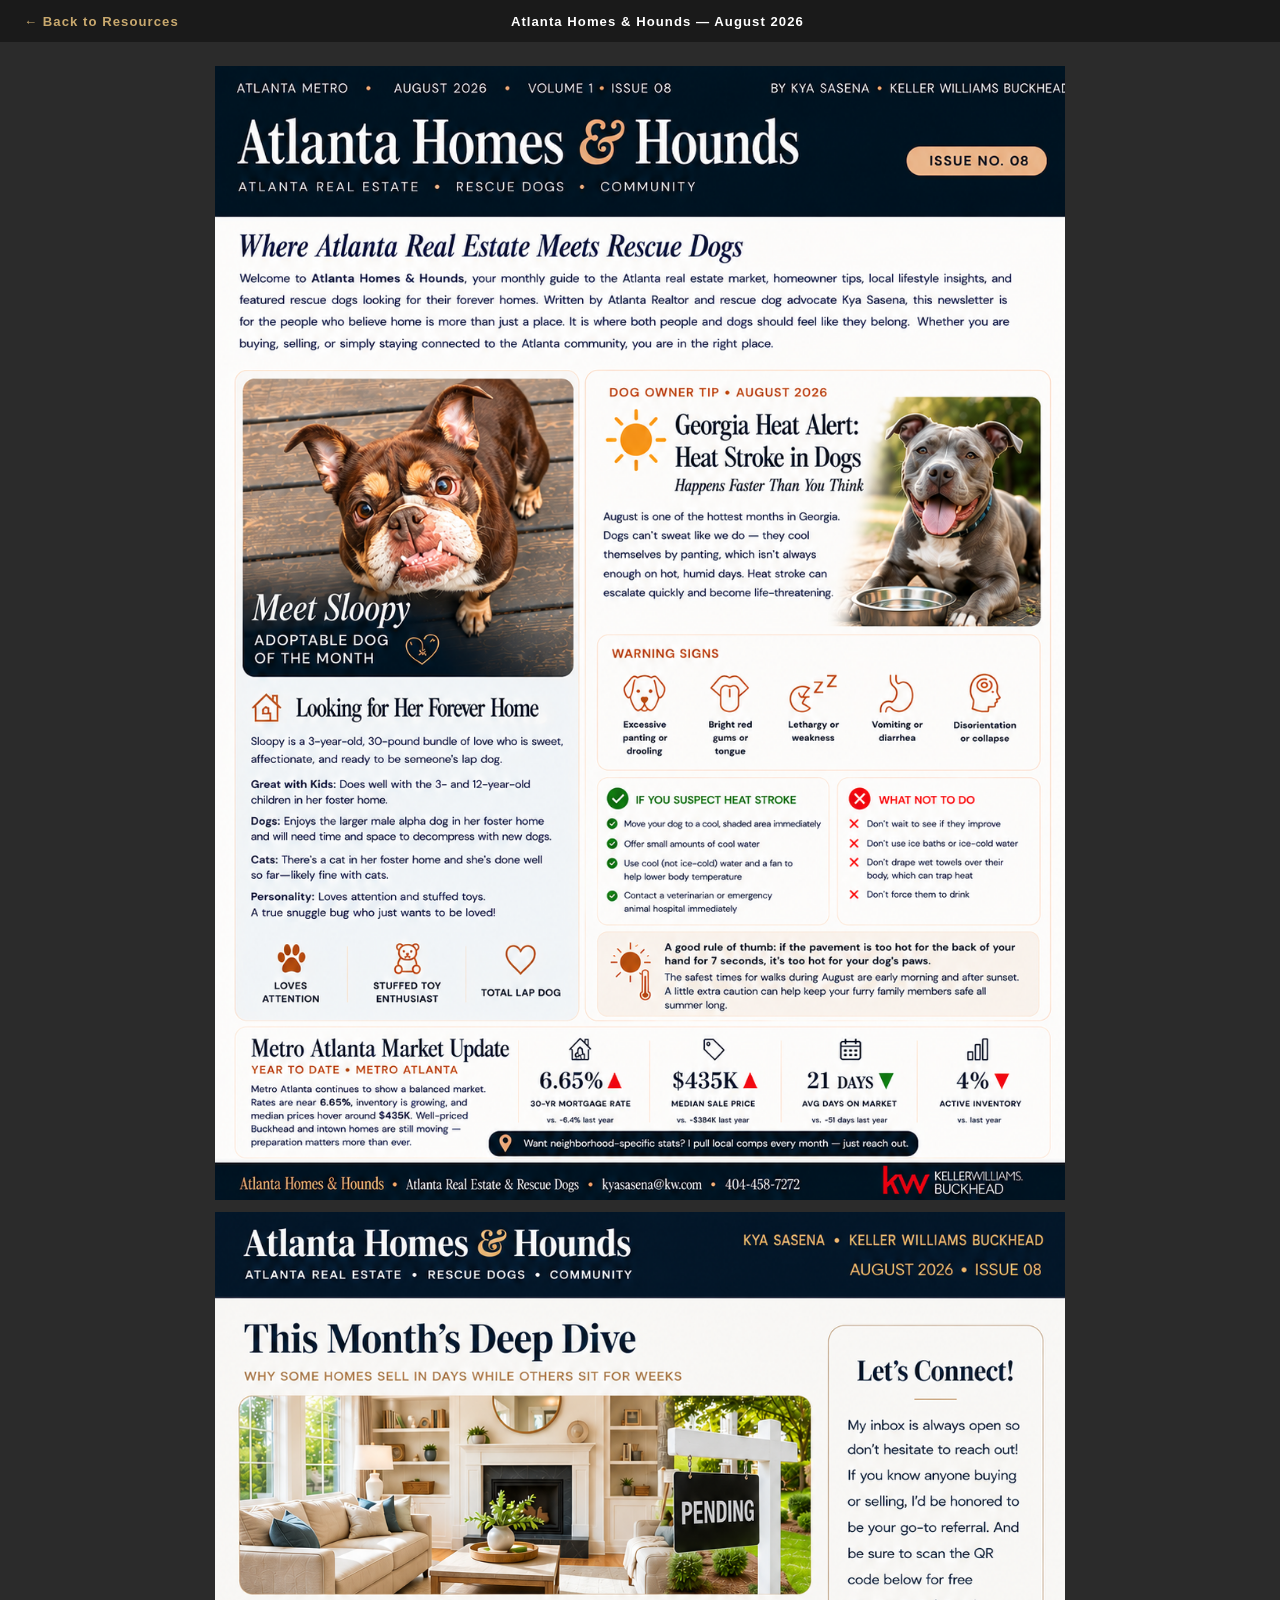
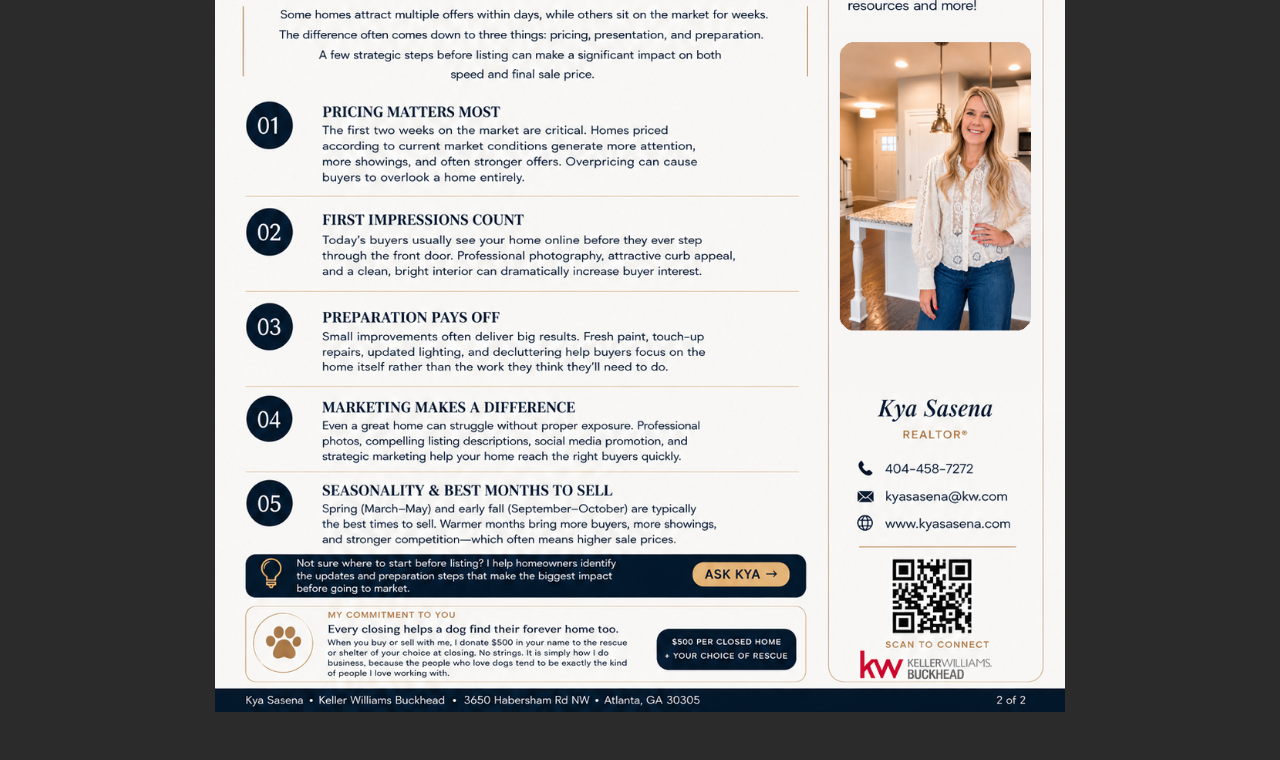
<file: newsletter-august-2026.html>
<!DOCTYPE html>
<html lang="en">
<head>
  <meta charset="UTF-8" />
  <meta name="viewport" content="width=device-width, initial-scale=1.0" />
  <title>August 2026 Newsletter | Atlanta Homes &amp; Hounds</title>
  <style>
    *, *::before, *::after { box-sizing: border-box; margin: 0; padding: 0; }
    body { background: #2b2b2b; font-family: sans-serif; }
    .viewer-header {
      background: #1a1a1a;
      padding: 0.85rem 1.5rem;
      display: flex;
      align-items: center;
      justify-content: space-between;
      position: sticky;
      top: 0;
      z-index: 10;
    }
    .viewer-header a {
      color: #c9a96e;
      text-decoration: none;
      font-size: 0.82rem;
      font-weight: 600;
      letter-spacing: 0.08em;
    }
    .viewer-header a:hover { text-decoration: underline; }
    .viewer-title {
      color: #fff;
      font-size: 0.82rem;
      font-weight: 600;
      letter-spacing: 0.08em;
    }
    .newsletter-pages {
      display: flex;
      flex-direction: column;
      align-items: center;
      padding: 1.5rem 1rem 3rem;
      gap: 12px;
    }
    .newsletter-pages img {
      width: 100%;
      max-width: 850px;
      display: block;
    }
  </style>
</head>
<body>
  <div class="viewer-header">
    <a href="resources.html#newsletter">&larr; Back to Resources</a>
    <span class="viewer-title">Atlanta Homes &amp; Hounds &mdash; August 2026</span>
    <span style="width:120px;"></span>
  </div>
  <div class="newsletter-pages">
    <img src="assets/Aug_Pg1.png" alt="August 2026 Newsletter Page 1" />
    <img src="assets/Aug_Pg2.png" alt="August 2026 Newsletter Page 2" />
  </div>
</body>
</html>
</file>
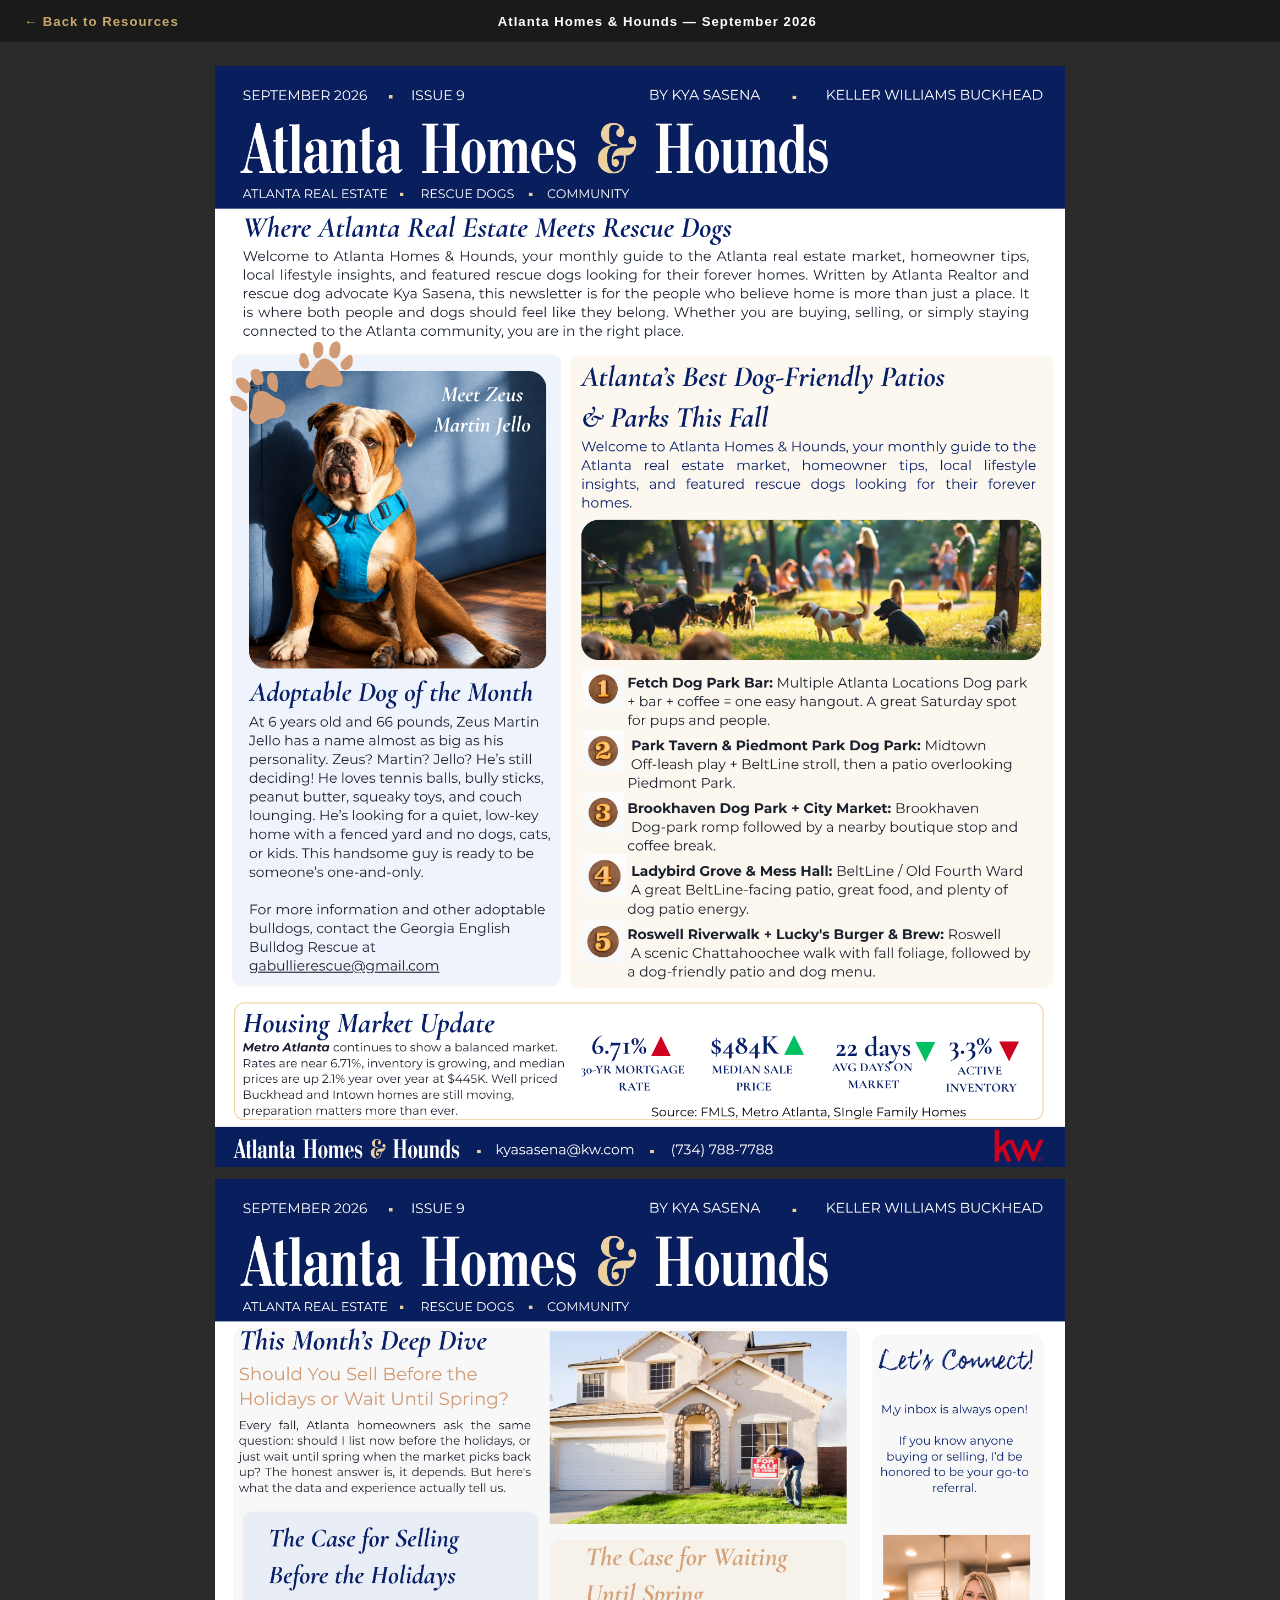
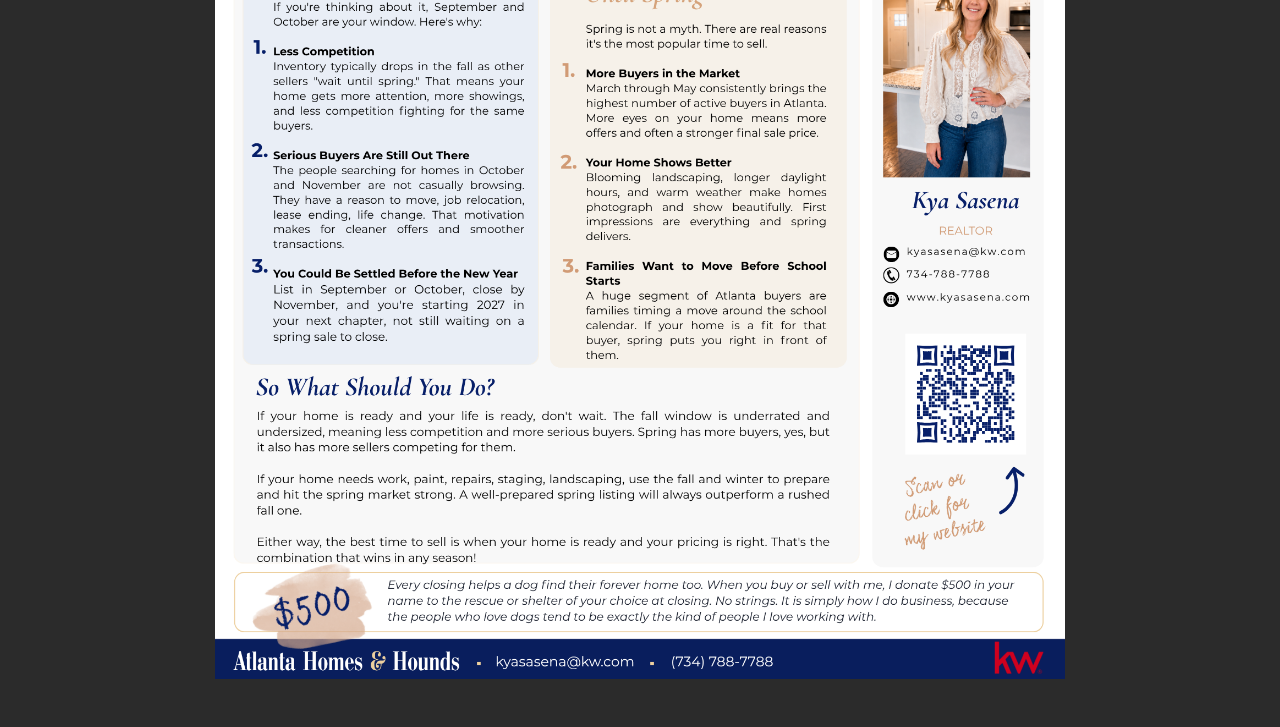
<file: newsletter-september-2026.html>
<!DOCTYPE html>
<html lang="en">
<head>
  <meta charset="UTF-8" />
  <meta name="viewport" content="width=device-width, initial-scale=1.0" />
  <title>September 2026 Newsletter | Atlanta Homes &amp; Hounds</title>
  <style>
    *, *::before, *::after { box-sizing: border-box; margin: 0; padding: 0; }
    body { background: #2b2b2b; font-family: sans-serif; }
    .viewer-header {
      background: #1a1a1a;
      padding: 0.85rem 1.5rem;
      display: flex;
      align-items: center;
      justify-content: space-between;
      position: sticky;
      top: 0;
      z-index: 10;
    }
    .viewer-header a {
      color: #c9a96e;
      text-decoration: none;
      font-size: 0.82rem;
      font-weight: 600;
      letter-spacing: 0.08em;
    }
    .viewer-header a:hover { text-decoration: underline; }
    .viewer-title {
      color: #fff;
      font-size: 0.82rem;
      font-weight: 600;
      letter-spacing: 0.08em;
    }
    .newsletter-pages {
      display: flex;
      flex-direction: column;
      align-items: center;
      padding: 1.5rem 1rem 3rem;
      gap: 12px;
    }
    .newsletter-pages img {
      width: 100%;
      max-width: 850px;
      display: block;
    }
  </style>
</head>
<body>
  <div class="viewer-header">
    <a href="resources.html#newsletter">&larr; Back to Resources</a>
    <span class="viewer-title">Atlanta Homes &amp; Hounds &mdash; September 2026</span>
    <span style="width:120px;"></span>
  </div>
  <div class="newsletter-pages">
    <img src="assets/Sept1.png" alt="September 2026 Newsletter Page 1" />
    <img src="assets/Sept2.png" alt="September 2026 Newsletter Page 2" />
  </div>
</body>
</html>
</file>
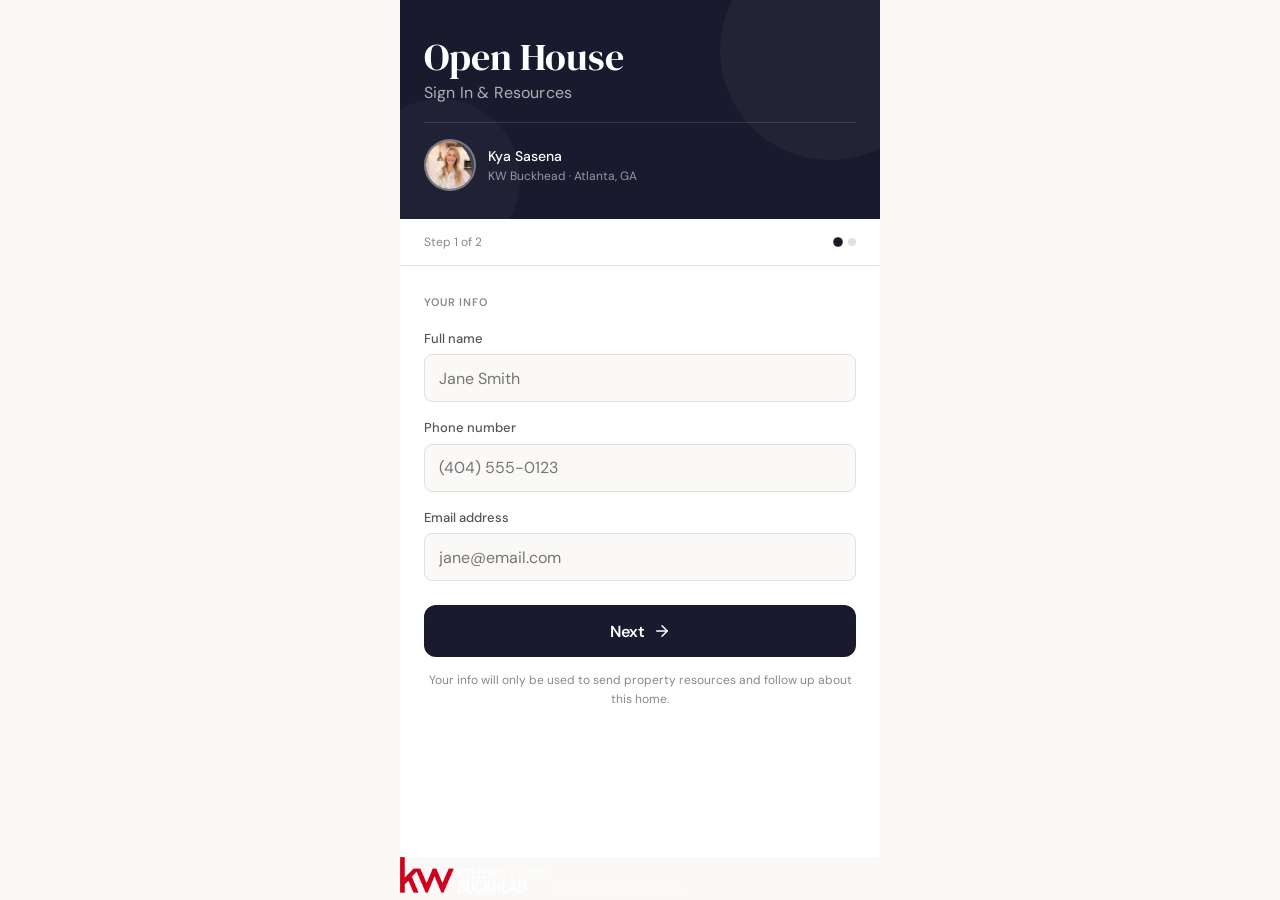
<file: open-house.html>
<!DOCTYPE html>
<html lang="en">
<head>
<meta charset="UTF-8" />
<meta name="viewport" content="width=device-width, initial-scale=1.0, maximum-scale=1.0" />
<title>Open House Sign-In</title>
<link rel="preconnect" href="https://fonts.googleapis.com" />
<link rel="preconnect" href="https://fonts.gstatic.com" crossorigin />
<link href="https://fonts.googleapis.com/css2?family=DM+Serif+Display&family=DM+Sans:wght@400;500;600&display=swap" rel="stylesheet" />

<style>
/* ============================================================
   OPEN HOUSE CONFIG — edit this before each open house
   ============================================================ */
/*
  See the CONFIG block in the <script> section below.
  Scroll past the styles to find:
    const CONFIG = { ... }
*/

/* ============================================================
   BASE
   ============================================================ */
*, *::before, *::after { box-sizing: border-box; margin: 0; padding: 0; }

:root {
  --ink:      #0f0f0f;
  --ink-mid:  #555;
  --ink-soft: #888;
  --line:     #e4e0db;
  --bg:       #faf9f7;
  --white:    #ffffff;
  --brand:    #1a1a2e;
  --brand-lt: #2d2d4a;
  --green:    #1D9E75;
  --green-lt: #eaf6f1;
  --radius:   12px;
  --radius-sm: 8px;
}

html, body {
  min-height: 100%;
  background: var(--bg);
  color: var(--ink);
  font-family: 'DM Sans', sans-serif;
  font-size: 16px;
  line-height: 1.5;
  -webkit-font-smoothing: antialiased;
}

/* ============================================================
   LAYOUT
   ============================================================ */
.page {
  max-width: 480px;
  margin: 0 auto;
  min-height: 100vh;
  display: flex;
  flex-direction: column;
}

/* ============================================================
   HERO HEADER
   ============================================================ */
.hero {
  background: var(--brand);
  padding: 36px 24px 28px;
  color: var(--white);
  position: relative;
  overflow: hidden;
}

.hero::before {
  content: '';
  position: absolute;
  top: -60px; right: -60px;
  width: 220px; height: 220px;
  border-radius: 50%;
  background: rgba(255,255,255,0.04);
}

.hero::after {
  content: '';
  position: absolute;
  bottom: -40px; left: -40px;
  width: 160px; height: 160px;
  border-radius: 50%;
  background: rgba(255,255,255,0.03);
}

.hero-welcome {
  font-family: 'DM Serif Display', serif;
  font-size: 38px;
  line-height: 1.15;
  color: var(--white);
  margin-bottom: 20px;
}

.hero-sub {
  font-family: 'DM Sans', sans-serif;
  font-size: 16px;
  font-weight: 400;
  color: rgba(255,255,255,0.65);
  display: block;
  margin-top: 4px;
  letter-spacing: 0.01em;
}

.hero-agent {
  display: flex;
  align-items: center;
  gap: 12px;
  padding-top: 16px;
  border-top: 1px solid rgba(255,255,255,0.12);
}

.agent-avatar {
  width: 52px; height: 52px;
  border-radius: 50%;
  background: rgba(255,255,255,0.15);
  display: flex; align-items: center; justify-content: center;
  font-size: 16px;
  font-weight: 600;
  color: var(--white);
  flex-shrink: 0;
  overflow: hidden;
  border: 2px solid rgba(255,255,255,0.3);
}

.agent-avatar img {
  width: 100%; height: 100%;
  object-fit: cover;
  object-position: 110% 20%;
  transform: scale(1.4);
  transform-origin: 110% 20%;
  border-radius: 50%;
}

.agent-info .name {
  font-size: 14px;
  font-weight: 500;
  color: var(--white);
}

.agent-info .brokerage {
  font-size: 12px;
  color: rgba(255,255,255,0.55);
}

/* ============================================================
   PROGRESS DOTS
   ============================================================ */
.progress-wrap {
  background: var(--white);
  border-bottom: 1px solid var(--line);
  padding: 14px 24px;
  display: flex;
  align-items: center;
  gap: 10px;
}

.progress-label {
  font-size: 12px;
  color: var(--ink-soft);
  flex: 1;
}

.dots {
  display: flex;
  gap: 6px;
}

.dot {
  width: 8px; height: 8px;
  border-radius: 50%;
  background: var(--line);
  transition: all 0.25s ease;
}
.dot.active { background: var(--brand); transform: scale(1.2); }
.dot.done   { background: var(--green); }

/* ============================================================
   FORM BODY
   ============================================================ */
.form-body {
  flex: 1;
  background: var(--white);
  padding: 28px 24px 36px;
}

.screen { display: none; }
.screen.active { display: block; }

.section-eyebrow {
  font-size: 11px;
  font-weight: 600;
  letter-spacing: 0.08em;
  text-transform: uppercase;
  color: var(--ink-soft);
  margin-bottom: 18px;
}

/* Fields */
.field {
  margin-bottom: 16px;
}

.field label {
  display: block;
  font-size: 13px;
  font-weight: 500;
  color: var(--ink-mid);
  margin-bottom: 6px;
}

.field input {
  width: 100%;
  height: 48px;
  border: 1.5px solid var(--line);
  border-radius: var(--radius-sm);
  padding: 0 14px;
  font-size: 16px;
  font-family: 'DM Sans', sans-serif;
  color: var(--ink);
  background: var(--bg);
  transition: border-color 0.2s;
  -webkit-appearance: none;
}

.field input:focus {
  outline: none;
  border-color: var(--brand);
  background: var(--white);
}

.field input.error {
  border-color: #d94f4f;
}

.field-error {
  font-size: 12px;
  color: #d94f4f;
  margin-top: 4px;
  display: none;
}
.field-error.visible { display: block; }

/* Question cards */
.q-card {
  border: 1.5px solid var(--line);
  border-radius: var(--radius);
  padding: 16px 16px 14px;
  margin-bottom: 14px;
  background: var(--bg);
}

.q-card .q-text {
  font-size: 15px;
  font-weight: 500;
  color: var(--ink);
  margin-bottom: 12px;
  line-height: 1.4;
}

.q-options {
  display: flex;
  flex-direction: column;
  gap: 7px;
}

.q-opt {
  display: flex;
  align-items: center;
  gap: 10px;
  padding: 10px 12px;
  border: 1.5px solid var(--line);
  border-radius: var(--radius-sm);
  cursor: pointer;
  font-size: 14px;
  color: var(--ink);
  background: var(--white);
  transition: border-color 0.15s, background 0.15s;
  user-select: none;
  -webkit-tap-highlight-color: transparent;
}

.q-opt:active { transform: scale(0.99); }

.q-opt.selected {
  background: var(--green-lt);
  border-color: var(--green);
  color: #085041;
  font-weight: 500;
}

.q-radio {
  width: 18px; height: 18px;
  border-radius: 50%;
  border: 2px solid var(--line);
  flex-shrink: 0;
  display: flex; align-items: center; justify-content: center;
  transition: border-color 0.15s, background 0.15s;
}

.q-opt.selected .q-radio {
  background: var(--green);
  border-color: var(--green);
}

.q-opt.selected .q-radio::after {
  content: '';
  width: 6px; height: 6px;
  border-radius: 50%;
  background: #fff;
}

/* CTA button */
.btn-next {
  width: 100%;
  height: 52px;
  background: var(--brand);
  color: #fff;
  border: none;
  border-radius: var(--radius);
  font-size: 16px;
  font-weight: 600;
  font-family: 'DM Sans', sans-serif;
  margin-top: 24px;
  cursor: pointer;
  display: flex;
  align-items: center;
  justify-content: center;
  gap: 8px;
  transition: background 0.2s, transform 0.1s;
  -webkit-tap-highlight-color: transparent;
}

.btn-next:active { transform: scale(0.99); background: var(--brand-lt); }

.btn-next svg {
  width: 18px; height: 18px;
  transition: transform 0.2s;
}

.btn-next:hover svg { transform: translateX(3px); }

.fine-print {
  font-size: 12px;
  color: var(--ink-soft);
  text-align: center;
  margin-top: 14px;
  line-height: 1.6;
}

/* ============================================================
   RESOURCES SECTION (shown on confirmation)
   ============================================================ */
.resources-grid {
  display: grid;
  grid-template-columns: 1fr 1fr;
  gap: 10px;
  margin-top: 20px;
  margin-bottom: 24px;
}

.resource-card {
  border: 1.5px solid var(--line);
  border-radius: var(--radius);
  padding: 14px 12px;
  background: var(--bg);
  display: flex;
  flex-direction: column;
  gap: 6px;
  cursor: pointer;
  transition: border-color 0.15s, background 0.15s;
  text-decoration: none;
  -webkit-tap-highlight-color: transparent;
}

.resource-card:hover { border-color: var(--brand); background: var(--white); }

.resource-icon {
  width: 36px; height: 36px;
  border-radius: 8px;
  background: var(--brand);
  display: flex; align-items: center; justify-content: center;
}

.resource-icon svg {
  width: 18px; height: 18px;
  stroke: #fff; fill: none;
  stroke-width: 1.75;
  stroke-linecap: round;
  stroke-linejoin: round;
}

.resource-card .r-title {
  font-size: 13px;
  font-weight: 600;
  color: var(--ink);
  line-height: 1.3;
}

.resource-card .r-sub {
  font-size: 11px;
  color: var(--ink-soft);
}

.resource-card.coming-soon {
  opacity: 0.5;
  cursor: default;
  pointer-events: none;
}

/* ============================================================
   SUCCESS SCREEN
   ============================================================ */
.success-wrap {
  text-align: center;
  padding: 8px 0 0;
}

.check-ring {
  width: 72px; height: 72px;
  border-radius: 50%;
  background: var(--green-lt);
  border: 2px solid var(--green);
  display: flex; align-items: center; justify-content: center;
  margin: 0 auto 20px;
}

.check-ring svg {
  width: 32px; height: 32px;
  stroke: var(--green);
  fill: none;
  stroke-width: 2.5;
  stroke-linecap: round;
  stroke-linejoin: round;
}

.success-wrap h2 {
  font-family: 'DM Serif Display', serif;
  font-size: 26px;
  color: var(--ink);
  margin-bottom: 8px;
}

.success-wrap p {
  font-size: 15px;
  color: var(--ink-mid);
  line-height: 1.6;
  margin-bottom: 6px;
}

.btn-save-contact {
  display: flex;
  align-items: center;
  justify-content: center;
  gap: 8px;
  width: 100%;
  height: 52px;
  background: var(--green-lt);
  color: #085041;
  border: 1.5px solid var(--green);
  border-radius: var(--radius);
  font-size: 15px;
  font-weight: 600;
  font-family: 'DM Sans', sans-serif;
  margin: 16px 0 24px;
  cursor: pointer;
  -webkit-tap-highlight-color: transparent;
}

.btn-save-contact svg {
  width: 18px; height: 18px;
}

.btn-save-contact:active { transform: scale(0.99); }
  font-size: 11px;
  font-weight: 600;
  letter-spacing: 0.08em;
  text-transform: uppercase;
  color: var(--ink-soft);
  margin: 28px 0 0;
  text-align: left;
}

/* ============================================================
   FOOTER
   ============================================================ */
.page-footer {
  background: #111;
  border-top: 1px solid var(--line);
  padding: 20px 24px;
  display: flex;
  flex-direction: column;
  align-items: center;
  gap: 10px;
}

.footer-logo {
  height: 36px;
  width: auto;
  object-fit: contain;
}

.page-footer a {
  font-size: 13px;
  color: rgba(255,255,255,0.5);
  text-decoration: none;
}

.page-footer a:hover { color: #fff; }

/* ============================================================
   LOADING STATE
   ============================================================ */
.btn-next.loading {
  background: var(--ink-soft);
  pointer-events: none;
}

@keyframes spin { to { transform: rotate(360deg); } }
.spinner {
  width: 18px; height: 18px;
  border: 2px solid rgba(255,255,255,0.3);
  border-top-color: #fff;
  border-radius: 50%;
  animation: spin 0.7s linear infinite;
  display: none;
}
.btn-next.loading .spinner { display: block; }
.btn-next.loading .btn-label { display: none; }

</style>
</head>
<body>

<div class="page">

  <!-- HERO -->
  <div class="hero" id="hero">
    <div class="hero-welcome">Open House<br><span class="hero-sub">Sign In &amp; Resources</span></div>
    <div class="hero-agent">
      <div class="agent-avatar" id="agent-avatar">KS</div>
      <div class="agent-info">
        <div class="name" id="agent-name">Kya Sasena</div>
        <div class="brokerage" id="agent-brokerage">KW Buckhead · Atlanta, GA</div>
      </div>
    </div>
  </div>

  <!-- PROGRESS -->
  <div class="progress-wrap" id="progress-wrap">
    <span class="progress-label" id="progress-label">Step 1 of 2</span>
    <div class="dots">
      <div class="dot active" id="dot-0"></div>
      <div class="dot" id="dot-1"></div>
    </div>
  </div>

  <!-- FORM -->
  <div class="form-body">

    <!-- SCREEN 0: Contact Info -->
    <div class="screen active" id="screen-0">
      <div class="section-eyebrow">Your info</div>

      <div class="field">
        <label for="inp-name">Full name</label>
        <input type="text" id="inp-name" placeholder="Jane Smith" autocomplete="name" />
        <div class="field-error" id="err-name">Please enter your name</div>
      </div>

      <div class="field">
        <label for="inp-phone">Phone number</label>
        <input type="tel" id="inp-phone" placeholder="(404) 555-0123" autocomplete="tel" />
        <div class="field-error" id="err-phone">Please enter your phone number</div>
      </div>

      <div class="field">
        <label for="inp-email">Email address</label>
        <input type="email" id="inp-email" placeholder="jane@email.com" autocomplete="email" />
        <div class="field-error" id="err-email">Please enter a valid email</div>
      </div>

      <button class="btn-next" onclick="validateStep0()">
        <span class="btn-label">Next</span>
        <div class="spinner"></div>
        <svg viewBox="0 0 24 24" stroke="currentColor" fill="none" stroke-width="2" stroke-linecap="round" stroke-linejoin="round"><line x1="5" y1="12" x2="19" y2="12"/><polyline points="12 5 19 12 12 19"/></svg>
      </button>

      <p class="fine-print">Your info will only be used to send property resources and follow up about this home.</p>
    </div>

    <!-- SCREEN 1: Questions 1 & 2 -->
    <div class="screen" id="screen-1">
      <div class="section-eyebrow">Two quick questions</div>

      <div class="q-card">
        <div class="q-text">Are you currently working with a buyer's agent?</div>
        <div class="q-options" id="q1">
          <div class="q-opt" onclick="pick(this,'q1')">
            <div class="q-radio"></div> Yes, I have an agent
          </div>
          <div class="q-opt" onclick="pick(this,'q1')">
            <div class="q-radio"></div> No, I'm unrepresented
          </div>
          <div class="q-opt" onclick="pick(this,'q1')">
            <div class="q-radio"></div> Just looking around
          </div>
        </div>
      </div>

      <div class="q-card">
        <div class="q-text">What's your timeframe to move?</div>
        <div class="q-options" id="q2">
          <div class="q-opt" onclick="pick(this,'q2')">
            <div class="q-radio"></div> ASAP / within 3 months
          </div>
          <div class="q-opt" onclick="pick(this,'q2')">
            <div class="q-radio"></div> 3–6 months
          </div>
          <div class="q-opt" onclick="pick(this,'q2')">
            <div class="q-radio"></div> 6–12 months
          </div>
          <div class="q-opt" onclick="pick(this,'q2')">
            <div class="q-radio"></div> Just exploring for now
          </div>
        </div>
      </div>

      <button class="btn-next" id="submit-btn" onclick="submitForm()">
        <span class="btn-label">Sign in &amp; get resources</span>
        <div class="spinner"></div>
        <svg viewBox="0 0 24 24" stroke="currentColor" fill="none" stroke-width="2" stroke-linecap="round" stroke-linejoin="round"><line x1="5" y1="12" x2="19" y2="12"/><polyline points="12 5 19 12 12 19"/></svg>
      </button>

      <p class="fine-print">
        By signing in you acknowledge receipt of any available property disclosures
        and consent to be contacted by the listing agent.
      </p>
    </div>

    <!-- SCREEN 3: Confirmation + Resources -->
    <div class="screen" id="screen-done">
      <div class="success-wrap">

        <div class="check-ring">
          <svg viewBox="0 0 24 24"><polyline points="20 6 9 17 4 12"/></svg>
        </div>

        <h2>You're signed in!</h2>
        <p>Welcome and enjoy the tour. Resources and disclosures will be sent to your email.</p>

        <button class="btn-save-contact" onclick="saveContact()">
          <svg viewBox="0 0 24 24" fill="none" stroke="currentColor" stroke-width="2" stroke-linecap="round" stroke-linejoin="round"><path d="M20 21v-2a4 4 0 00-4-4H8a4 4 0 00-4 4v2"/><circle cx="12" cy="7" r="4"/></svg>
          Save Kya's Contact Info
        </button>

        <div class="resources-eyebrow">Resources for this home</div>

        <div class="resources-grid" id="resources-grid">
          <!-- Populated by JS from CONFIG -->
        </div>

      </div>
    </div>

  </div><!-- /form-body -->

  <!-- FOOTER -->
  <div class="page-footer">
    <img src="assets/kw-logo-buckhead.png" alt="KW Buckhead" class="footer-logo" />
    <a href="https://www.kyasasena.com" target="_blank">www.kyasasena.com</a>
  </div>

</div><!-- /page -->


<!-- HIDDEN FORMSPREE FORM (actual submission target) -->
<form id="hidden-form" action="" method="POST" style="display:none">
  <input type="hidden" name="_subject" id="f-subject" value="Open House Sign-In" />
  <input type="hidden" name="address" id="f-address" />
  <input type="hidden" name="name" id="f-name" />
  <input type="hidden" name="email" id="f-email" />
  <input type="hidden" name="phone" id="f-phone" />
  <input type="hidden" name="working_with_agent" id="f-q1" />
  <input type="hidden" name="move_timeframe" id="f-q2" />
  <input type="hidden" name="_next" value="" />
</form>


<script>
/* ============================================================
   ██████╗ ██████╗ ███╗   ██╗███████╗██╗ ██████╗
  ██╔════╝██╔═══██╗████╗  ██║██╔════╝██║██╔════╝
  ██║     ██║   ██║██╔██╗ ██║█████╗  ██║██║  ███╗
  ██║     ██║   ██║██║╚██╗██║██╔══╝  ██║██║   ██║
  ╚██████╗╚██████╔╝██║ ╚████║██║     ██║╚██████╔╝
   ╚═════╝ ╚═════╝ ╚═╝  ╚═══╝╚═╝     ╚═╝ ╚═════╝

  EDIT THIS BLOCK BEFORE EACH OPEN HOUSE
  ============================================================ */

const CONFIG = {

  /* --- PROPERTY INFO --- */
  address:    "247 Peachtree Rd NE",          // Street address
  cityState:  "Atlanta, GA 30305",             // City, state, zip
  price:      "$749,000",                      // List price (shown in email subject)

  /* --- AGENT INFO --- */
  agentName:   "Kya Sasena",
  agentTitle:  "REALTOR®",
  brokerage:   "KW Buckhead · Atlanta, GA",
  agentPhone:  "404-000-0000",                 // Your KW phone number
  agentPhoto:  "assets/headshot-hires.jpg.png",
  websiteURL:  "https://kyasasena.github.io/RealEstateWebsite",

  /* --- FORMSPREE --- */
  // 1. Go to formspree.io, sign up free, create a new form
  // 2. Set the destination email to your KW email
  // 3. Paste the form endpoint here (looks like https://formspree.io/f/xxxxxxxx)
  formspreeEndpoint: "https://formspree.io/f/xgoqbwgg",

  /* --- RESOURCES ---
     Each resource shows as a card on the confirmation screen.
     Set url: "" and available: false for resources you don't have yet —
     they'll show as "Coming soon" cards so guests know to expect them.

     Icons (pick one): "home" | "doc" | "search" | "chart" | "dollar" | "key" | "phone"
  ------------------------------------------------------------ */
  resources: [
    {
      title:     "Property Details",
      subtitle:  "Photos, features & specs",
      icon:      "home",
      url:       "https://portal.onehome.com/en-US/share/2038786H34282",
      available: true
    },
    {
      title:     "Resources",
      subtitle:  "Guides & helpful info",
      icon:      "doc",
      url:       "https://kyasasena.com/resources.html",
      available: true
    }
  ]

};

/* ============================================================
   END OF CONFIG — do not edit below unless you're customizing
   ============================================================ */

// --- ICONS ---
const ICONS = {
  home:   `<svg viewBox="0 0 24 24"><path d="M3 9.5L12 3l9 6.5V20a1 1 0 01-1 1H4a1 1 0 01-1-1z"/><path d="M9 21V12h6v9"/></svg>`,
  doc:    `<svg viewBox="0 0 24 24"><path d="M14 2H6a2 2 0 00-2 2v16a2 2 0 002 2h12a2 2 0 002-2V8z"/><polyline points="14 2 14 8 20 8"/><line x1="9" y1="13" x2="15" y2="13"/><line x1="9" y1="17" x2="13" y2="17"/></svg>`,
  search: `<svg viewBox="0 0 24 24"><circle cx="11" cy="11" r="8"/><line x1="21" y1="21" x2="16.65" y2="16.65"/></svg>`,
  chart:  `<svg viewBox="0 0 24 24"><line x1="18" y1="20" x2="18" y2="10"/><line x1="12" y1="20" x2="12" y2="4"/><line x1="6" y1="20" x2="6" y2="14"/></svg>`,
  dollar: `<svg viewBox="0 0 24 24"><line x1="12" y1="1" x2="12" y2="23"/><path d="M17 5H9.5a3.5 3.5 0 000 7h5a3.5 3.5 0 010 7H6"/></svg>`,
  key:    `<svg viewBox="0 0 24 24"><path d="M21 2l-2 2m-7.61 7.61a5.5 5.5 0 11-7.778 7.778 5.5 5.5 0 017.777-7.777zm0 0L15.5 7.5m0 0l3 3L22 7l-3-3m-3.5 3.5L19 4"/></svg>`,
  phone:  `<svg viewBox="0 0 24 24"><path d="M22 16.92v3a2 2 0 01-2.18 2 19.79 19.79 0 01-8.63-3.07A19.5 19.5 0 013.07 9.81a19.79 19.79 0 01-3.07-8.68A2 2 0 012 .92h3a2 2 0 012 1.72c.127.96.361 1.903.7 2.81a2 2 0 01-.45 2.11L6.09 8.91a16 16 0 006 6l1.27-1.27a2 2 0 012.11-.45c.907.339 1.85.573 2.81.7A2 2 0 0122 16.92z"/></svg>`
};

// --- INIT PAGE ---
document.addEventListener('DOMContentLoaded', () => {

  document.getElementById('agent-name').textContent    = CONFIG.agentName;
  document.getElementById('agent-brokerage').textContent = CONFIG.brokerage;

  // Agent avatar
  const av = document.getElementById('agent-avatar');
  if (CONFIG.agentPhoto) {
    av.innerHTML = `<img src="${CONFIG.agentPhoto}" alt="${CONFIG.agentName}" />`;
  } else {
    const initials = CONFIG.agentName.split(' ').map(w=>w[0]).join('').substring(0,2).toUpperCase();
    av.textContent = initials;
  }

  // Formspree
  document.getElementById('hidden-form').action = CONFIG.formspreeEndpoint;

  // Contact resource — auto-fill phone
  CONFIG.resources.forEach(r => {
    if (r.icon === 'phone' && !r.url) r.url = `tel:${CONFIG.agentPhone.replace(/\D/g,'')}`;
  });

  // Build resource cards
  buildResourceCards();
});

function buildResourceCards() {
  const grid = document.getElementById('resources-grid');
  grid.innerHTML = '';
  CONFIG.resources.forEach(r => {
    const a = document.createElement('a');
    a.className = 'resource-card' + (r.available ? '' : ' coming-soon');
    a.href = r.available && r.url ? r.url : '#';
    if (r.url && r.url.startsWith('http')) a.target = '_blank';

    a.innerHTML = `
      <div class="resource-icon">${ICONS[r.icon] || ICONS.doc}</div>
      <div class="r-title">${r.title}</div>
      <div class="r-sub">${r.available ? r.subtitle : 'Coming soon'}</div>
    `;
    grid.appendChild(a);
  });
}

// --- NAVIGATION ---
let currentStep = 0;

function goTo(step) {
  document.querySelectorAll('.screen').forEach(s => s.classList.remove('active'));
  document.getElementById('screen-' + step).classList.add('active');

  for (let i = 0; i < 2; i++) {
    const d = document.getElementById('dot-' + i);
    d.className = 'dot';
    if (i < step) d.classList.add('done');
    else if (i === step) d.classList.add('active');
  }

  const labels = ['Step 1 of 2 — Your info', 'Step 2 of 2 — Quick questions'];
  document.getElementById('progress-label').textContent = labels[step] || '';

  currentStep = step;
  window.scrollTo({ top: 0, behavior: 'smooth' });
}

// --- SELECTION ---
function pick(el, groupId) {
  document.querySelectorAll('#' + groupId + ' .q-opt').forEach(o => o.classList.remove('selected'));
  el.classList.add('selected');
}

function getSelected(groupId) {
  const sel = document.querySelector('#' + groupId + ' .q-opt.selected');
  return sel ? sel.textContent.trim() : 'No answer';
}

// --- VALIDATION ---
function validateStep0() {
  let valid = true;

  const name  = document.getElementById('inp-name');
  const phone = document.getElementById('inp-phone');
  const email = document.getElementById('inp-email');

  const showErr = (id, show) => {
    document.getElementById(id).classList.toggle('visible', show);
  };

  if (!name.value.trim()) {
    name.classList.add('error'); showErr('err-name', true); valid = false;
  } else {
    name.classList.remove('error'); showErr('err-name', false);
  }

  if (!phone.value.trim()) {
    phone.classList.add('error'); showErr('err-phone', true); valid = false;
  } else {
    phone.classList.remove('error'); showErr('err-phone', false);
  }

  const emailOk = /^[^\s@]+@[^\s@]+\.[^\s@]+$/.test(email.value.trim());
  if (!emailOk) {
    email.classList.add('error'); showErr('err-email', true); valid = false;
  } else {
    email.classList.remove('error'); showErr('err-email', false);
  }

  if (valid) goTo(1);
}

// --- SUBMIT ---
async function submitForm() {
  const btn = document.getElementById('submit-btn');
  btn.classList.add('loading');

  // Populate hidden form fields
  document.getElementById('f-subject').value = `Open House Sign-In — ${CONFIG.address}`;
  document.getElementById('f-address').value = `${CONFIG.address}, ${CONFIG.cityState}`;
  document.getElementById('f-name').value    = document.getElementById('inp-name').value.trim();
  document.getElementById('f-email').value   = document.getElementById('inp-email').value.trim();
  document.getElementById('f-phone').value   = document.getElementById('inp-phone').value.trim();
  document.getElementById('f-q1').value      = getSelected('q1');
  document.getElementById('f-q2').value      = getSelected('q2');

  const form   = document.getElementById('hidden-form');
  const data   = new FormData(form);

  try {
    const res = await fetch(CONFIG.formspreeEndpoint, {
      method: 'POST',
      body: data,
      headers: { 'Accept': 'application/json' }
    });

    if (res.ok) {
      showSuccess();
    } else {
      // Still show success — don't block guest experience
      console.warn('Formspree error:', res.status);
      showSuccess();
    }
  } catch (err) {
    // Network offline — still show success to guest
    console.warn('Submission error:', err);
    showSuccess();
  }
}

function saveContact() {
  const vcf = [
    'BEGIN:VCARD',
    'VERSION:3.0',
    'FN:Kya Sasena',
    'N:Sasena;Kya;;;',
    'TITLE:REALTOR®',
    'ORG:KW Buckhead',
    'TEL;TYPE=CELL:+14044587272',
    'EMAIL:kyasasena@kw.com',
    'URL:https://kyasasena.com',
    'ADR;TYPE=WORK:;;3650 Habersham Rd NW;Atlanta;GA;30305;USA',
    'END:VCARD'
  ].join('\n');

  const blob = new Blob([vcf], { type: 'text/vcard' });
  const url  = URL.createObjectURL(blob);
  const a    = document.createElement('a');
  a.href     = url;
  a.download = 'Kya-Sasena.vcf';
  a.click();
  URL.revokeObjectURL(url);
}

function showSuccess() {
  document.querySelectorAll('.screen').forEach(s => s.classList.remove('active'));
  document.getElementById('screen-done').classList.add('active');
  document.getElementById('progress-wrap').style.display = 'none';
  window.scrollTo({ top: 0, behavior: 'smooth' });
}
</script>

</body>
</html>
</file>
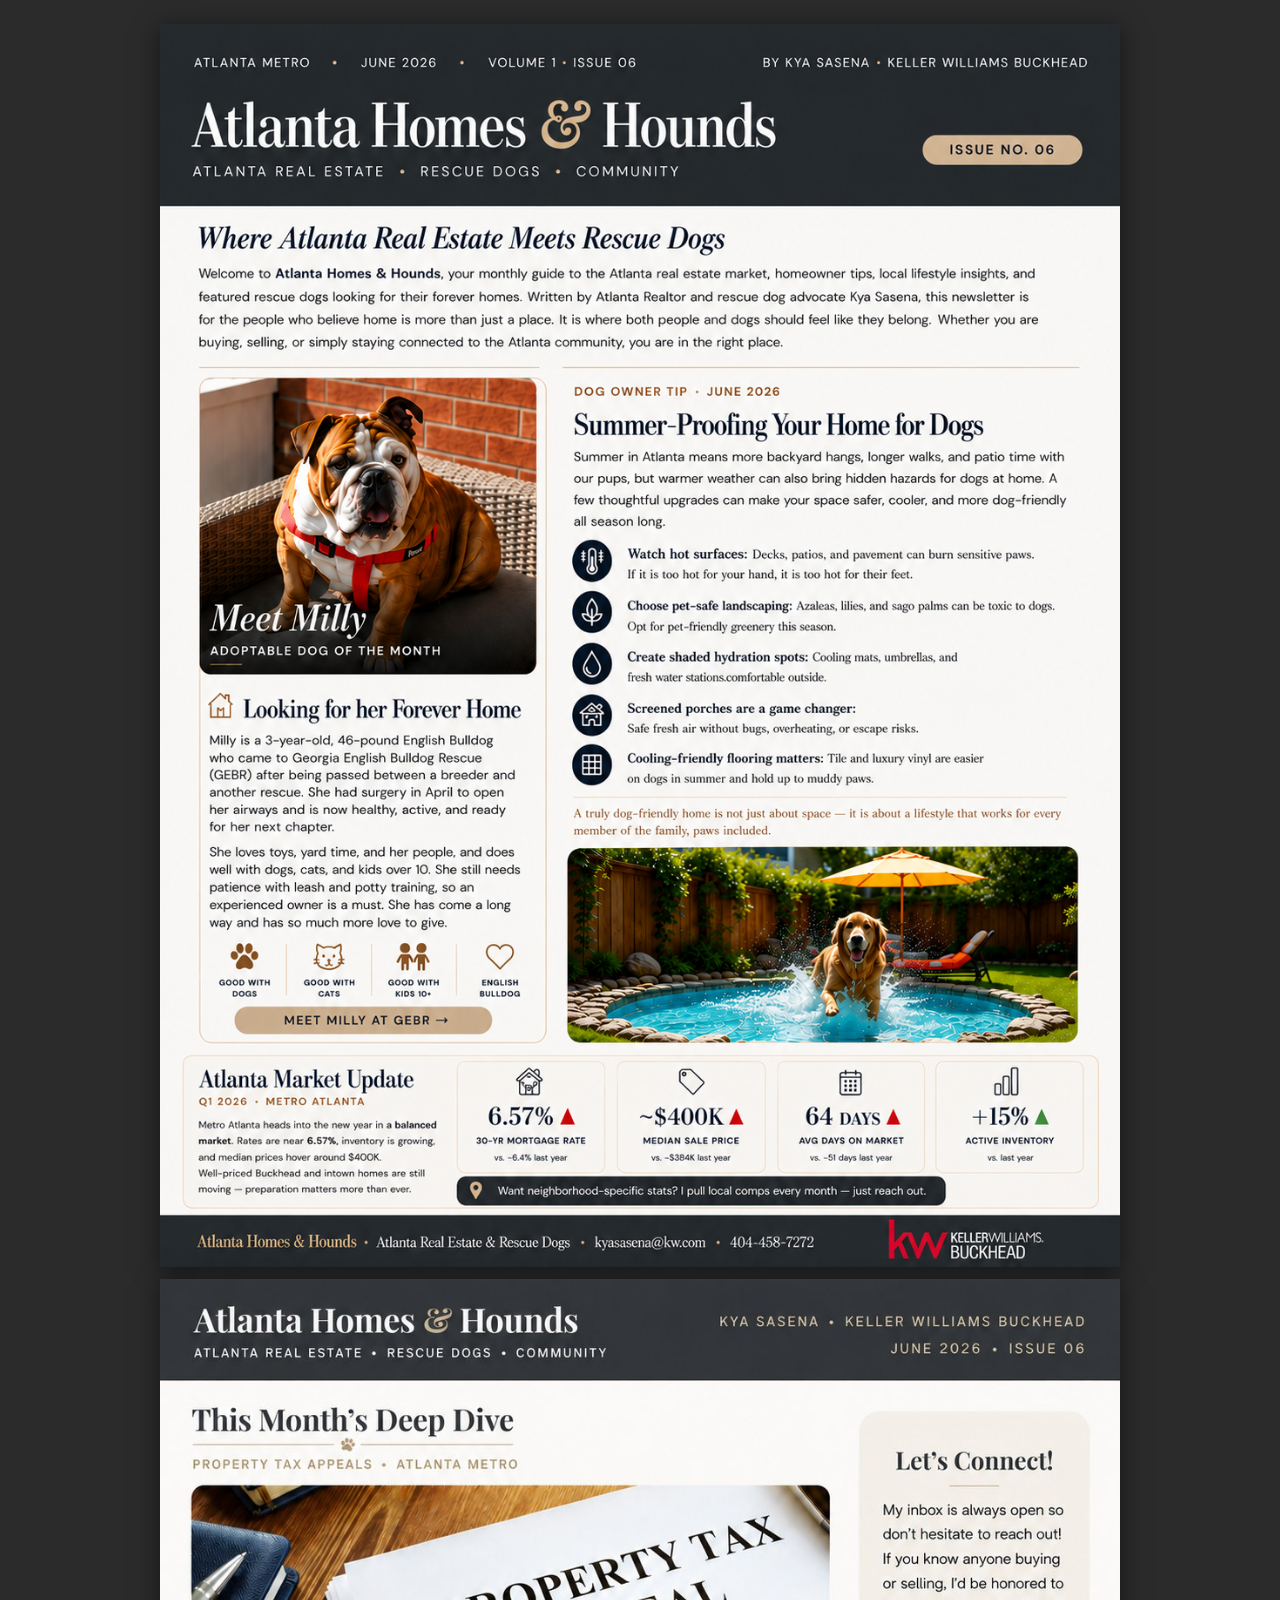
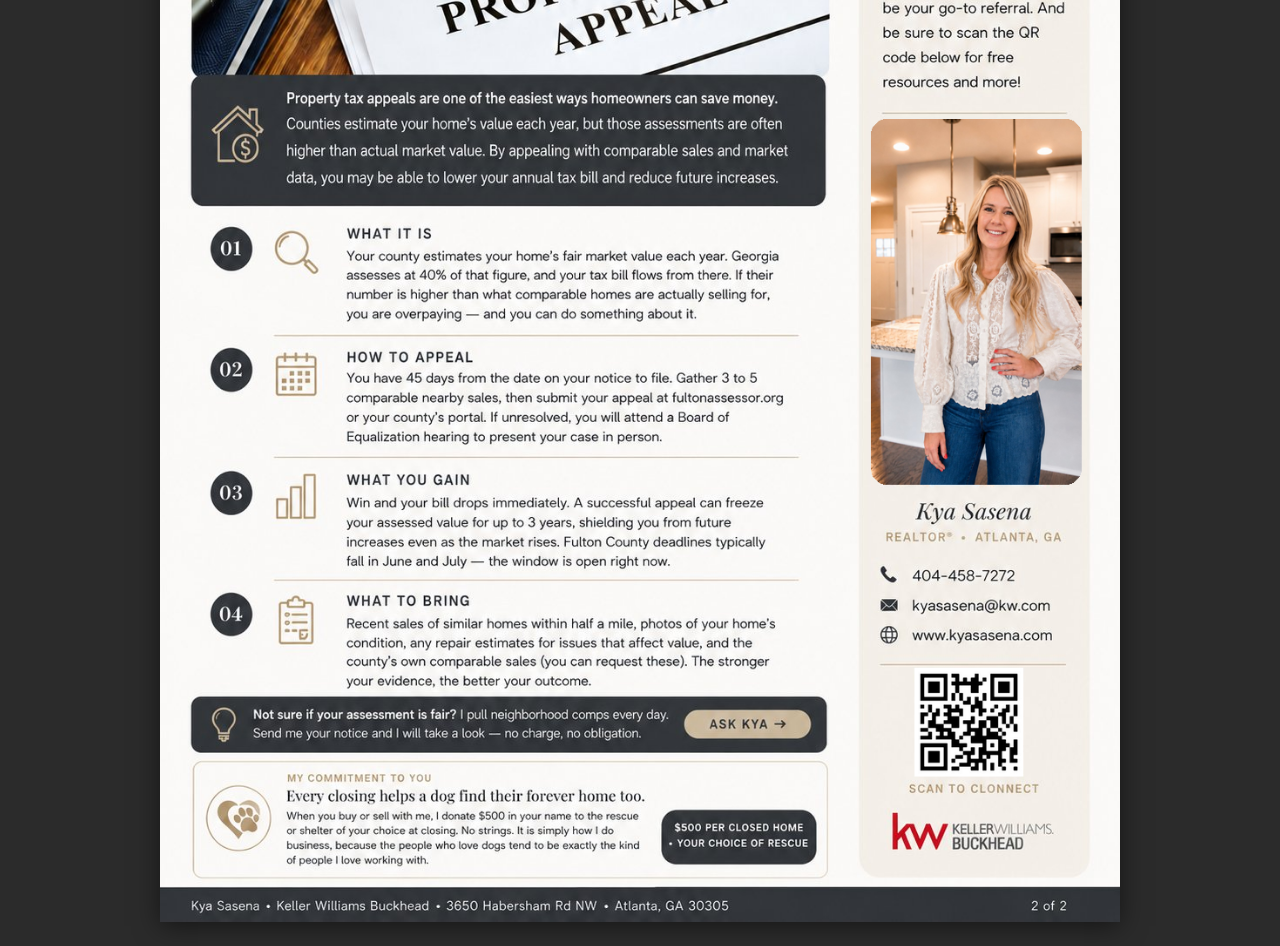
<file: assets/newsletter-june-2026.html>
<!DOCTYPE html>
<html lang="en">
<head>
  <meta charset="UTF-8" />
  <meta name="viewport" content="width=device-width, initial-scale=1.0" />
  <title>Atlanta Homes &amp; Hounds — June 2026</title>
  <style>
    * { margin: 0; padding: 0; box-sizing: border-box; }
    body { background: #2b2b2b; display: flex; flex-direction: column; align-items: center; padding: 24px 16px; gap: 12px; }
    img { width: 100%; max-width: 960px; display: block; box-shadow: 0 4px 24px rgba(0,0,0,0.5); }
  </style>
</head>
<body>
  <img src="Pg1.png" alt="Atlanta Homes and Hounds — June 2026, Page 1" />
  <img src="Pg2.png" alt="Atlanta Homes and Hounds — June 2026, Page 2" />
</body>
</html>
</file>
